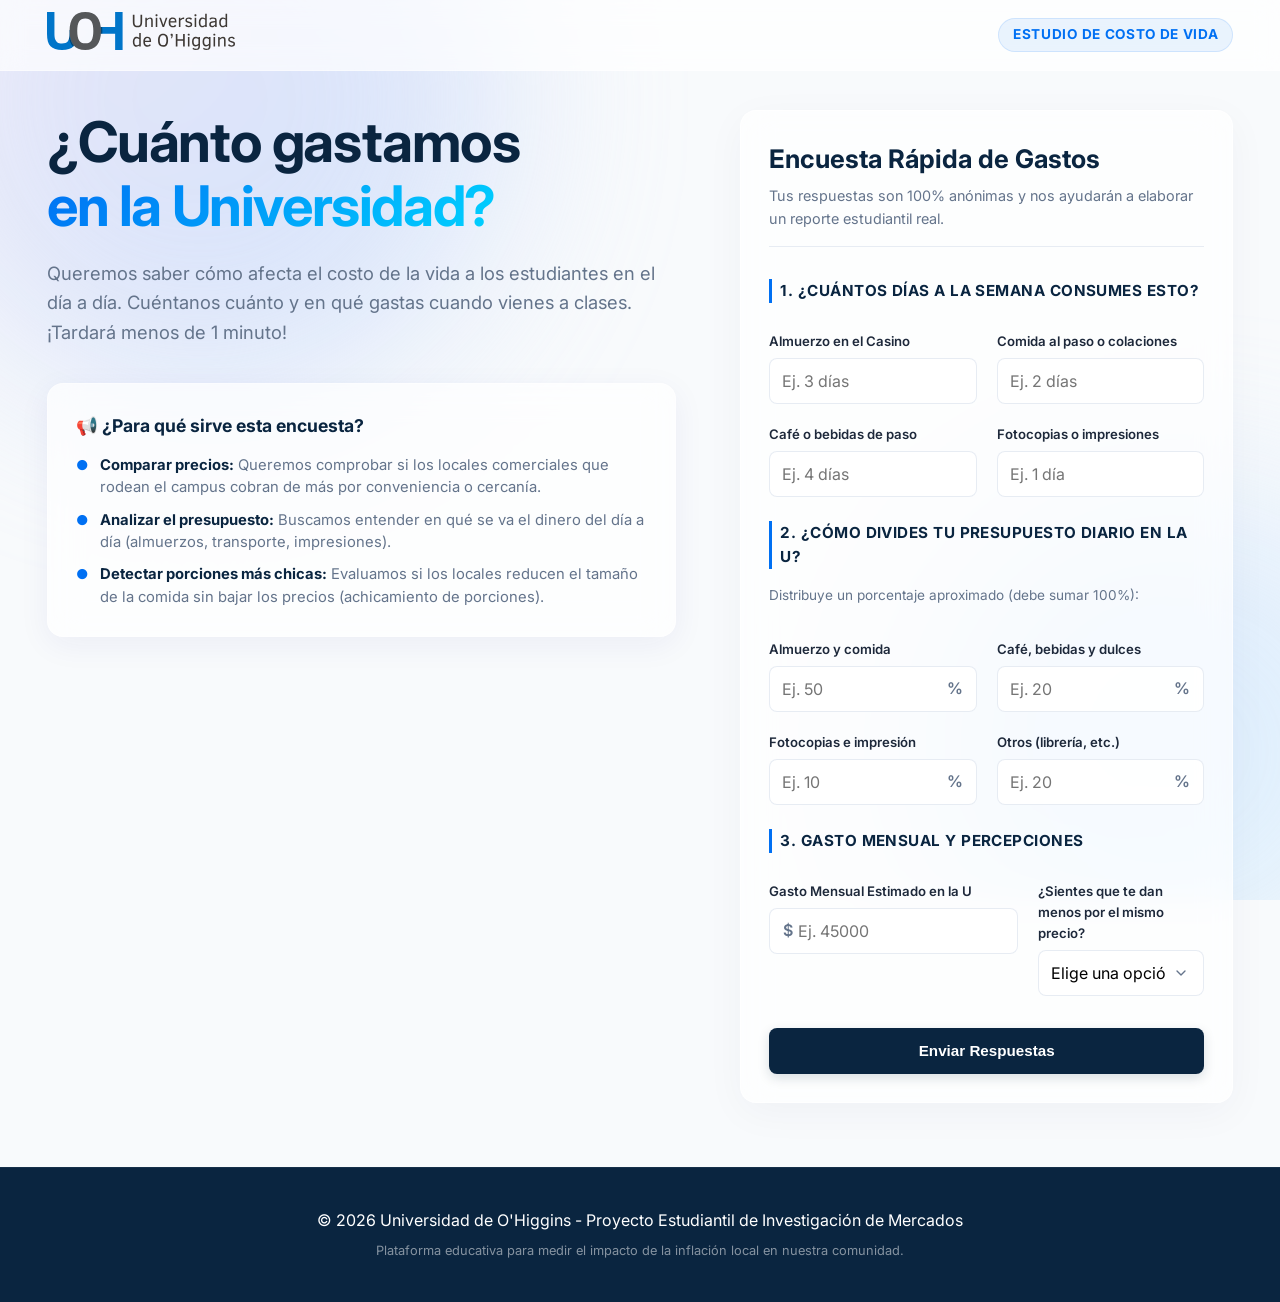
<file: index.html>
<!DOCTYPE html>
<html lang="es">
<head>
    <meta charset="UTF-8">
    <meta name="viewport" content="width=device-width, initial-scale=1.0">
    <title>Encuesta de Gasto Estudiantil - IPEU</title>
    <meta name="description" content="Encuesta rápida para conocer cuánto gastamos los estudiantes en el campus y sus alrededores.">
    <link rel="icon" type="image/svg+xml" href="assets/logo.svg">
    <link rel="stylesheet" href="styles.css">
    <link href="https://fonts.googleapis.com/css2?family=Inter:wght@300;400;600;700&display=swap" rel="stylesheet">
</head>
<body>
    <div class="bg-shapes-container">
        <div class="bg-shape shape-1"></div>
        <div class="bg-shape shape-2"></div>
    </div>

    <header class="glass-header">
        <div class="container header-container">
            <div class="logo-wrapper">
                <img src="assets/logo.svg" alt="Universidad de O'Higgins Logo" class="logo">
            </div>
            <div class="header-tag">Estudio de Costo de Vida</div>
        </div>
    </header>

    <main class="main-content">
        <section class="survey-hero container">
            <div class="hero-text">
                <h1 class="hero-title">
                    ¿Cuánto gastamos <br class="desktop-br"><span class="highlight">en la Universidad?</span>
                </h1>
                <p class="hero-subtitle">
                    Queremos saber cómo afecta el costo de la vida a los estudiantes en el día a día. Cuéntanos cuánto y en qué gastas cuando vienes a clases. ¡Tardará menos de 1 minuto!
                </p>
                <div class="instructions-card glass-card">
                    <h3>📢 ¿Para qué sirve esta encuesta?</h3>
                    <ul>
                        <li><strong>Comparar precios:</strong> Queremos comprobar si los locales comerciales que rodean el campus cobran de más por conveniencia o cercanía.</li>
                        <li><strong>Analizar el presupuesto:</strong> Buscamos entender en qué se va el dinero del día a día (almuerzos, transporte, impresiones).</li>
                        <li><strong>Detectar porciones más chicas:</strong> Evaluamos si los locales reducen el tamaño de la comida sin bajar los precios (achicamiento de porciones).</li>
                    </ul>
                </div>

            </div>

            <div class="survey-form-container">
                <div class="glass-card form-card">
                    <div class="form-header">
                        <h2>Encuesta Rápida de Gastos</h2>
                        <p>Tus respuestas son 100% anónimas y nos ayudarán a elaborar un reporte estudiantil real.</p>
                    </div>
                    <form id="price-survey-form">
                        
                        <!-- Sección 1: Frecuencias -->
                        <div class="form-section-title">1. ¿Cuántos días a la semana consumes esto?</div>
                        <div class="form-grid">
                            <div class="form-group">
                                <label for="frec_casino">Almuerzo en el Casino</label>
                                <input type="number" id="frec_casino" name="frec_casino" min="0" max="7" placeholder="Ej. 3 días" required>
                            </div>
                            <div class="form-group">
                                <label for="frec_comida">Comida al paso o colaciones</label>
                                <input type="number" id="frec_comida" name="frec_comida" min="0" max="7" placeholder="Ej. 2 días" required>
                            </div>
                            <div class="form-group">
                                <label for="frec_cafe">Café o bebidas de paso</label>
                                <input type="number" id="frec_cafe" name="frec_cafe" min="0" max="7" placeholder="Ej. 4 días" required>
                            </div>
                            <div class="form-group">
                                <label for="frec_copias">Fotocopias o impresiones</label>
                                <input type="number" id="frec_copias" name="frec_copias" min="0" max="7" placeholder="Ej. 1 día" required>
                            </div>
                        </div>

                        <!-- Sección 2: Presupuesto % -->
                        <div class="form-section-title">2. ¿Cómo divides tu presupuesto diario en la U?</div>
                        <p class="form-section-subtitle">Distribuye un porcentaje aproximado (debe sumar 100%):</p>
                        <div class="form-grid">
                            <div class="form-group">
                                <label for="pct_comida">Almuerzo y comida</label>
                                <div class="input-wrapper">
                                    <input type="number" id="pct_comida" name="pct_comida" min="0" max="100" placeholder="Ej. 50" required>
                                    <span class="suffix-percent">%</span>
                                </div>
                            </div>
                            <div class="form-group">
                                <label for="pct_cafe">Café, bebidas y dulces</label>
                                <div class="input-wrapper">
                                    <input type="number" id="pct_cafe" name="pct_cafe" min="0" max="100" placeholder="Ej. 20" required>
                                    <span class="suffix-percent">%</span>
                                </div>
                            </div>
                            <div class="form-group">
                                <label for="pct_copias">Fotocopias e impresión</label>
                                <div class="input-wrapper">
                                    <input type="number" id="pct_copias" name="pct_copias" min="0" max="100" placeholder="Ej. 10" required>
                                    <span class="suffix-percent">%</span>
                                </div>
                            </div>
                            <div class="form-group">
                                <label for="pct_otros">Otros (librería, etc.)</label>
                                <div class="input-wrapper">
                                    <input type="number" id="pct_otros" name="pct_otros" min="0" max="100" placeholder="Ej. 20" required>
                                    <span class="suffix-percent">%</span>
                                </div>
                            </div>
                        </div>

                        <!-- Sección 3: Gasto y Shrinkflation -->
                        <div class="form-section-title">3. Gasto mensual y percepciones</div>
                        <div class="form-grid-2">
                            <div class="form-group">
                                <label for="gasto_mensual">Gasto Mensual Estimado en la U</label>
                                <div class="input-wrapper">
                                    <span class="prefix">$</span>
                                    <input type="number" id="gasto_mensual" name="gasto_mensual" min="0" placeholder="Ej. 45000" required>
                                </div>
                            </div>
                            <div class="form-group">
                                <label for="shrinkflation">¿Sientes que te dan menos por el mismo precio?</label>
                                <select id="shrinkflation" name="shrinkflation" required>
                                    <option value="" disabled selected>Elige una opción</option>
                                    <option value="si">Sí, he notado porciones o envases más chicos</option>
                                    <option value="no">No, se mantienen iguales</option>
                                    <option value="ns_nc">No consumo / No he prestado atención</option>
                                </select>
                            </div>
                        </div>

                        <button type="submit" class="btn btn-primary btn-submit">Enviar Respuestas</button>
                    </form>
                    
                    <div id="form-feedback" class="form-feedback hidden">
                        <div class="success-message">
                            <span class="success-icon">✓</span>
                            <div>
                                <h4>¡Respuestas Guardadas!</h4>
                                <p>Muchas gracias por participar. Tu aporte nos servirá para analizar y evidenciar el verdadero costo de estudiar en nuestro campus.</p>
                            </div>
                        </div>
                    </div>
                </div>
            </div>
        </section>
    </main>

    <footer>
        <div class="container footer-content">
            <p>&copy; 2026 Universidad de O'Higgins - Proyecto Estudiantil de Investigación de Mercados</p>
            <p class="disclaimer">Plataforma educativa para medir el impacto de la inflación local en nuestra comunidad.</p>
        </div>
    </footer>

    <script src="script.js"></script>
</body>
</html>
</file>
<file: styles.css>
:root {
    /* Color Palette */
    --color-primary: #0A2540;
    --color-primary-light: #153966;
    --color-accent: #0070F3;
    --color-accent-hover: #0056b3;
    --color-bg: #F8FAFC;
    --color-text: #1E293B;
    --color-text-muted: #64748B;
    --color-white: #FFFFFF;
    --color-border: rgba(226, 232, 240, 0.8);
    
    /* Glassmorphism Variables */
    --glass-bg: rgba(255, 255, 255, 0.7);
    --glass-border: rgba(255, 255, 255, 0.4);
    --glass-shadow: 0 8px 32px 0 rgba(31, 38, 135, 0.06);
    --transition: all 0.3s cubic-bezier(0.25, 0.8, 0.25, 1);
    
    /* Typography */
    --font-sans: 'Inter', system-ui, -apple-system, sans-serif;
}

* {
    margin: 0;
    padding: 0;
    box-sizing: border-box;
}

html, body {
    overflow-x: hidden;
    width: 100%;
    margin: 0;
    padding: 0;
}

body {
    font-family: var(--font-sans);
    background-color: var(--color-bg);
    color: var(--color-text);
    line-height: 1.6;
    position: relative;
    min-height: 100vh;
    display: flex;
    flex-direction: column;
}

/* Background gradient shapes */
.bg-shape {
    position: absolute;
    border-radius: 50%;
    filter: blur(90px);
    z-index: -1;
    opacity: 0.6;
}

.shape-1 {
    width: 600px;
    height: 600px;
    background: linear-gradient(135deg, #e2d9f3 0%, #b8d4fc 100%);
    top: -200px;
    left: -100px;
}

.shape-2 {
    width: 500px;
    height: 500px;
    background: linear-gradient(135deg, #c5dbfd 0%, #d8f1fd 100%);
    bottom: -100px;
    right: -150px;
}

.container {
    max-width: 1250px;
    margin: 0 auto;
    padding: 0 2rem;
    width: 100%;
}

/* Header */
.glass-header {
    background: var(--glass-bg);
    backdrop-filter: blur(12px);
    -webkit-backdrop-filter: blur(12px);
    border-bottom: 1px solid var(--glass-border);
    position: fixed;
    width: 100%;
    top: 0;
    z-index: 1000;
}

.header-container {
    display: flex;
    justify-content: space-between;
    align-items: center;
    height: 70px;
}

.logo {
    height: 38px;
    width: auto;
}

.header-tag {
    font-size: 0.85rem;
    font-weight: 700;
    color: var(--color-accent);
    text-transform: uppercase;
    letter-spacing: 0.05em;
    background: rgba(0, 112, 243, 0.08);
    padding: 0.35rem 0.85rem;
    border-radius: 50px;
    border: 1px solid rgba(0, 112, 243, 0.12);
}

/* Main Content Layout */
.main-content {
    flex: 1;
    padding-top: 110px;
    display: flex;
    align-items: center;
    padding-bottom: 4rem;
}

.survey-hero {
    display: grid;
    grid-template-columns: 1.150fr 0.9fr;
    gap: 4rem;
    align-items: flex-start;
}

/* Hero text & instructions */
.hero-text {
    max-width: 650px;
    position: sticky;
    top: 110px;
}

.hero-title {
    font-size: 3.5rem;
    font-weight: 700;
    line-height: 1.15;
    letter-spacing: -0.025em;
    color: var(--color-primary);
    margin-bottom: 1.25rem;
}

.highlight {
    background: linear-gradient(135deg, var(--color-accent), #00d2ff);
    -webkit-background-clip: text;
    -webkit-text-fill-color: transparent;
}

.hero-subtitle {
    font-size: 1.15rem;
    color: var(--color-text-muted);
    margin-bottom: 2.25rem;
}

/* Instructions card */
.glass-card {
    background: var(--glass-bg);
    backdrop-filter: blur(16px);
    -webkit-backdrop-filter: blur(16px);
    border: 1px solid var(--glass-border);
    border-radius: 16px;
    padding: 1.75rem;
    box-shadow: var(--glass-shadow);
}

.instructions-card h3 {
    font-size: 1.1rem;
    color: var(--color-primary);
    margin-bottom: 0.85rem;
    display: flex;
    align-items: center;
}

.instructions-card ul {
    list-style: none;
    display: flex;
    flex-direction: column;
    gap: 0.65rem;
}

.instructions-card li {
    font-size: 0.925rem;
    color: var(--color-text-muted);
    position: relative;
    padding-left: 1.5rem;
    line-height: 1.5;
}

.instructions-card li strong {
    color: var(--color-primary);
}

.instructions-card li::before {
    content: "●";
    color: var(--color-accent);
    position: absolute;
    left: 0;
    font-size: 0.85rem;
    line-height: 1.7;
}

/* Survey Form card */
.survey-form-container {
    width: 100%;
}

.form-card {
    border: 1px solid rgba(255, 255, 255, 0.6);
    box-shadow: 0 10px 40px rgba(10, 37, 64, 0.04);
}

.form-header {
    margin-bottom: 2rem;
    border-bottom: 1px solid var(--color-border);
    padding-bottom: 1rem;
}

.form-header h2 {
    font-size: 1.6rem;
    color: var(--color-primary);
    margin-bottom: 0.25rem;
}

.form-header p {
    font-size: 0.9rem;
    color: var(--color-text-muted);
}

#price-survey-form {
    display: flex;
    flex-direction: column;
    gap: 1.5rem;
}

.form-section-title {
    font-weight: 700;
    font-size: 0.95rem;
    color: var(--color-primary);
    text-transform: uppercase;
    letter-spacing: 0.03em;
    margin-bottom: 0.25rem;
    border-left: 3px solid var(--color-accent);
    padding-left: 0.5rem;
}

.form-section-subtitle {
    font-size: 0.85rem;
    color: var(--color-text-muted);
    margin-top: -0.75rem;
    margin-bottom: 0.5rem;
}

.form-grid {
    display: grid;
    grid-template-columns: repeat(2, 1fr);
    gap: 1.25rem;
}

.form-grid-2 {
    display: grid;
    grid-template-columns: 1.2fr 0.8fr;
    gap: 1.25rem;
}

.form-group {
    display: flex;
    flex-direction: column;
    gap: 0.35rem;
}

.form-group label {
    font-weight: 600;
    font-size: 0.825rem;
    color: var(--color-text);
}

/* Inputs with prefixes and suffixes */
.input-wrapper {
    position: relative;
    display: flex;
    align-items: center;
    width: 100%;
}

.prefix {
    position: absolute;
    left: 0.85rem;
    font-weight: 600;
    color: var(--color-text-muted);
    pointer-events: none;
}

.suffix-percent {
    position: absolute;
    right: 0.85rem;
    font-weight: 600;
    color: var(--color-text-muted);
    pointer-events: none;
}

.form-group input {
    width: 100%;
    padding: 0.75rem;
    border: 1px solid var(--color-border);
    border-radius: 8px;
    font-family: var(--font-sans);
    font-size: 1rem;
    background-color: rgba(255, 255, 255, 0.9);
    outline: none;
    transition: var(--transition);
}

/* Specific paddings when wrapper is used */
.input-wrapper input {
    padding-left: 0.75rem;
    padding-right: 0.75rem;
}

.input-wrapper input[id^="pct_"] {
    padding-right: 2rem;
}

.input-wrapper input#gasto_mensual {
    padding-left: 1.75rem;
}

.form-group select {
    width: 100%;
    padding: 0.75rem;
    border: 1px solid var(--color-border);
    border-radius: 8px;
    font-family: var(--font-sans);
    font-size: 1rem;
    background-color: rgba(255, 255, 255, 0.9);
    outline: none;
    transition: var(--transition);
    appearance: none;
    background-image: url("data:image/svg+xml;charset=UTF-8,%3Csvg xmlns='http://www.w3.org/2000/svg' viewBox='0 0 24 24' fill='none' stroke='%2364748B' stroke-width='2' stroke-linecap='round' stroke-linejoin='round'%3E%3Cpolyline points='6 9 12 15 18 9'%3E%3C/polyline%3E%3C/svg%3E");
    background-repeat: no-repeat;
    background-position: right 0.85rem center;
    background-size: 1rem;
    padding-right: 2.25rem;
}

.form-group input:focus, 
.form-group select:focus {
    border-color: var(--color-accent);
    box-shadow: 0 0 0 3px rgba(0, 112, 243, 0.08);
}

/* Submit Button */
.btn {
    display: inline-flex;
    align-items: center;
    justify-content: center;
    padding: 0.9rem 1.5rem;
    border-radius: 8px;
    font-weight: 600;
    font-size: 0.95rem;
    transition: var(--transition);
    cursor: pointer;
    border: none;
    margin-top: 0.5rem;
}

.btn-primary {
    background-color: var(--color-primary);
    color: var(--color-white);
    box-shadow: 0 4px 12px rgba(10, 37, 64, 0.15);
}

.btn-primary:hover:not(:disabled) {
    background-color: var(--color-primary-light);
    transform: translateY(-1px);
    box-shadow: 0 6px 15px rgba(10, 37, 64, 0.2);
}

.btn-primary:disabled {
    background-color: var(--color-text-muted);
    cursor: not-allowed;
    opacity: 0.6;
}

/* Feedback message */
.form-feedback {
    background: rgba(16, 185, 129, 0.08);
    border: 1px solid rgba(16, 185, 129, 0.15);
    border-radius: 12px;
    padding: 1.75rem;
    animation: fadeIn 0.4s ease forwards;
}

.form-feedback.hidden {
    display: none;
}

.success-message {
    display: flex;
    gap: 1.25rem;
    align-items: flex-start;
}

.success-icon {
    font-size: 1.25rem;
    background: #10B981;
    color: white;
    width: 32px;
    height: 32px;
    border-radius: 50%;
    display: flex;
    align-items: center;
    justify-content: center;
    flex-shrink: 0;
    margin-top: 0.15rem;
}

.success-message h4 {
    color: #065F46;
    font-size: 1.1rem;
    margin-bottom: 0.35rem;
    font-weight: 700;
}

.success-message p {
    color: #047857;
    font-size: 0.9rem;
    line-height: 1.5;
}

/* Toast Notification Styles */
.toast-notification {
    position: fixed;
    top: 24px;
    right: 24px;
    background: rgba(255, 255, 255, 0.95);
    backdrop-filter: blur(12px);
    -webkit-backdrop-filter: blur(12px);
    border: 1px solid rgba(16, 185, 129, 0.25);
    padding: 1rem 1.5rem;
    border-radius: 12px;
    box-shadow: 0 10px 40px rgba(10, 37, 64, 0.08);
    display: flex;
    align-items: center;
    gap: 0.75rem;
    z-index: 9999;
    transform: translateX(120%);
    transition: transform 0.4s cubic-bezier(0.16, 1, 0.3, 1);
}

.toast-notification.show {
    transform: translateX(0);
}

.toast-icon {
    background: #10B981;
    color: white;
    width: 26px;
    height: 26px;
    border-radius: 50%;
    display: inline-flex;
    align-items: center;
    justify-content: center;
    font-weight: bold;
    font-size: 0.9rem;
    flex-shrink: 0;
}

.toast-text {
    color: #065F46;
    font-weight: 600;
    font-size: 0.925rem;
}

@keyframes fadeIn {
    from { opacity: 0; transform: translateY(5px); }
    to { opacity: 1; transform: translateY(0); }
}

/* Footer */
footer {
    background: var(--color-primary);
    color: var(--color-white);
    padding: 2.5rem 2rem;
    text-align: center;
    margin-top: auto;
    border-top: 1px solid rgba(255,255,255,0.05);
}

.footer-content {
    display: flex;
    flex-direction: column;
    align-items: center;
    gap: 0.5rem;
}

.disclaimer {
    color: rgba(255, 255, 255, 0.5);
    font-size: 0.8rem;
    max-width: 550px;
}

/* Background shapes container for preventing mobile overflow */
.bg-shapes-container {
    position: fixed;
    top: 0;
    left: 0;
    width: 100%;
    height: 100%;
    overflow: hidden;
    z-index: -1;
    pointer-events: none;
}

/* Desktop line break class */
.desktop-br {
    display: inline;
}

/* Responsive design */
@media (max-width: 900px) {
    .desktop-br {
        display: none;
    }
    
    .survey-hero {
        grid-template-columns: 1fr;
        gap: 3rem;
    }
    
    .hero-text {
        max-width: 100%;
        text-align: center;
        position: static;
    }
    
    .hero-title {
        font-size: 2.75rem;
    }
    
    .instructions-card {
        text-align: left;
    }
}

@media (max-width: 768px) {
    .header-tag {
        display: none; /* Hide header tag on mobile/tablet to prevent logo collision */
    }
    
    .header-container {
        justify-content: center; /* Center logo on mobile/tablet */
        height: 60px;
    }
    
    .logo {
        height: 30px; /* Compact logo size for mobile/tablet */
    }
}

@media (max-width: 600px) {
    .form-grid {
        grid-template-columns: 1fr;
    }
    .form-grid-2 {
        grid-template-columns: 1fr;
    }
    .btn-submit {
        width: 100%;
    }
}

@media (max-width: 480px) {
    .hero-title {
        font-size: 2.15rem;
        line-height: 1.25;
    }
    
    .hero-subtitle {
        font-size: 1.05rem;
        margin-bottom: 1.75rem;
    }
    
    .container {
        padding: 0 1.25rem;
    }
    
    .main-content {
        padding-top: 90px;
    }
    
    .glass-card {
        padding: 1.25rem;
        border-radius: 12px;
    }
    
    .instructions-card {
        padding: 1.25rem;
    }

    /* Mobile toast styles */
    .toast-notification {
        top: auto;
        bottom: 24px;
        right: 16px;
        left: 16px;
        transform: translateY(150%);
    }
    .toast-notification.show {
        transform: translateY(0) translateX(0);
    }
}

@media (max-width: 360px) {
    .hero-title {
        font-size: 1.85rem;
    }
}
</file>
